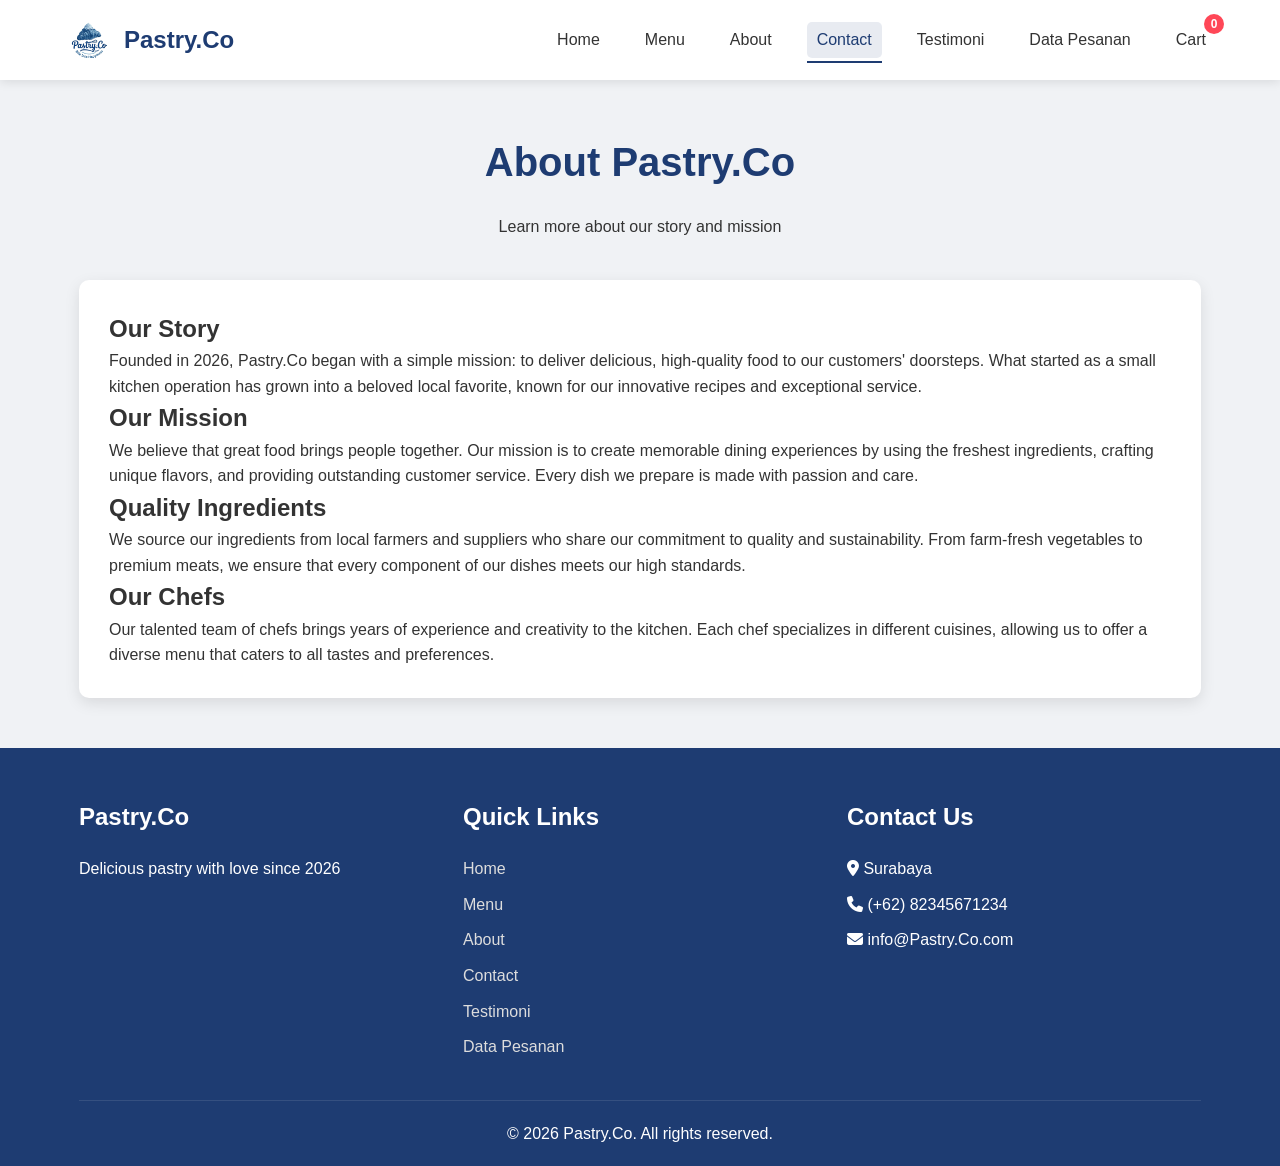
<file: about.html>
<!DOCTYPE html>
<html lang="en">
<head>
    <meta charset="UTF-8">
    <meta name="viewport" content="width=device-width, initial-scale=1.0">
    <title>About Us - Pastry.Co</title>
    <link rel="stylesheet" href="style.css">
    <link rel="stylesheet" href="https://cdnjs.cloudflare.com/ajax/libs/font-awesome/6.4.0/css/all.min.css">
</head>
<body>
    <!-- Header Section -->
    <header>
        <div class="container">
            <div class="logo">
                <img src="img/logo.jpeg" alt="Pastry.Co">
                <h1>Pastry.Co</h1>
            </div>
            <nav>
                <ul class="nav-links">
                    <li><a href="index.html">Home</a></li>
                    <li><a href="menu.html">Menu</a></li>
                    <li><a href="about.html">About</a></li>
                    <li><a href="contact.html" class="active">Contact</a></li>
                    <li><a href="testimoni.html">Testimoni</a></li>
                    <li><a href="order.html">Data Pesanan</a></li>
                    <li><a href="#" id="cartLink">Cart <span class="cart-count">0</span></a></li>
                </ul>
            </nav>
        </div>
    </header>

    <!-- About Section -->
    <section class="about-page">
        <div class="container">
            <div class="about-header">
                <h1>About Pastry.Co</h1>
                <p>Learn more about our story and mission</p>
            </div>
            
            <div class="about-content">
                <h2>Our Story</h2>
                <p>Founded in 2026, Pastry.Co began with a simple mission: to deliver delicious, high-quality food to our customers' doorsteps. What started as a small kitchen operation has grown into a beloved local favorite, known for our innovative recipes and exceptional service.</p>
                
                <h2>Our Mission</h2>
                <p>We believe that great food brings people together. Our mission is to create memorable dining experiences by using the freshest ingredients, crafting unique flavors, and providing outstanding customer service. Every dish we prepare is made with passion and care.</p>
                
                <h2>Quality Ingredients</h2>
                <p>We source our ingredients from local farmers and suppliers who share our commitment to quality and sustainability. From farm-fresh vegetables to premium meats, we ensure that every component of our dishes meets our high standards.</p>
                
                <h2>Our Chefs</h2>
                <p>Our talented team of chefs brings years of experience and creativity to the kitchen. Each chef specializes in different cuisines, allowing us to offer a diverse menu that caters to all tastes and preferences.</p>
            </div>
        </div>
    </section>

    <!-- Cart Modal -->
    <div class="cart-modal" id="cartModal">
        <div class="cart-content">
            <div class="cart-header">
                <h2>Your Cart</h2>
                <span class="close-btn" id="closeCart">&times;</span>
            </div>
            <div class="cart-body">
                <div id="cartItems">
                    <!-- Cart items will be loaded here -->
                    <p class="empty-cart-message">Your cart is empty</p>
                </div>
                <div class="cart-footer">
                    <div class="cart-total">
                        <h3>Total: $<span id="cartTotal">0.00</span></h3>
                    </div>
                    <button class="btn-primary checkout-btn" id="checkoutBtn">Checkout</button>
                </div>
            </div>
        </div>
    </div>

    <!-- Footer -->
    <footer>
        <div class="container">
            <div class="footer-content">
                <div class="footer-section">
                    <h3>Pastry.Co</h3>
                    <p>Delicious pastry with love since 2026</p>
                </div>
                <div class="footer-section">
                    <h3>Quick Links</h3>
                    <ul>
                    <li><a href="index.html">Home</a></li>
                        <li><a href="menu.html">Menu</a></li>
                        <li><a href="about.html">About</a></li>
                        <li><a href="contact.html">Contact</a></li>
                        <li><a href="testimoni.html">Testimoni</a></li>
                        <li><a href="order.html">Data Pesanan</a></li>
                    </ul>
                </div>
                <div class="footer-section">
                    <h3>Contact Us</h3>
                    <p><i class="fas fa-map-marker-alt"></i> Surabaya</p>
                    <p><i class="fas fa-phone"></i> (+62) 82345671234</p>
                    <p><i class="fas fa-envelope"></i> info@Pastry.Co.com</p>
                </div>
            </div>
            <div class="footer-bottom">
                <p>&copy; 2026 Pastry.Co. All rights reserved.</p>
            </div>
        </div>
    </footer>

    <script src="script.js"></script>
</body>
</html>
</file>
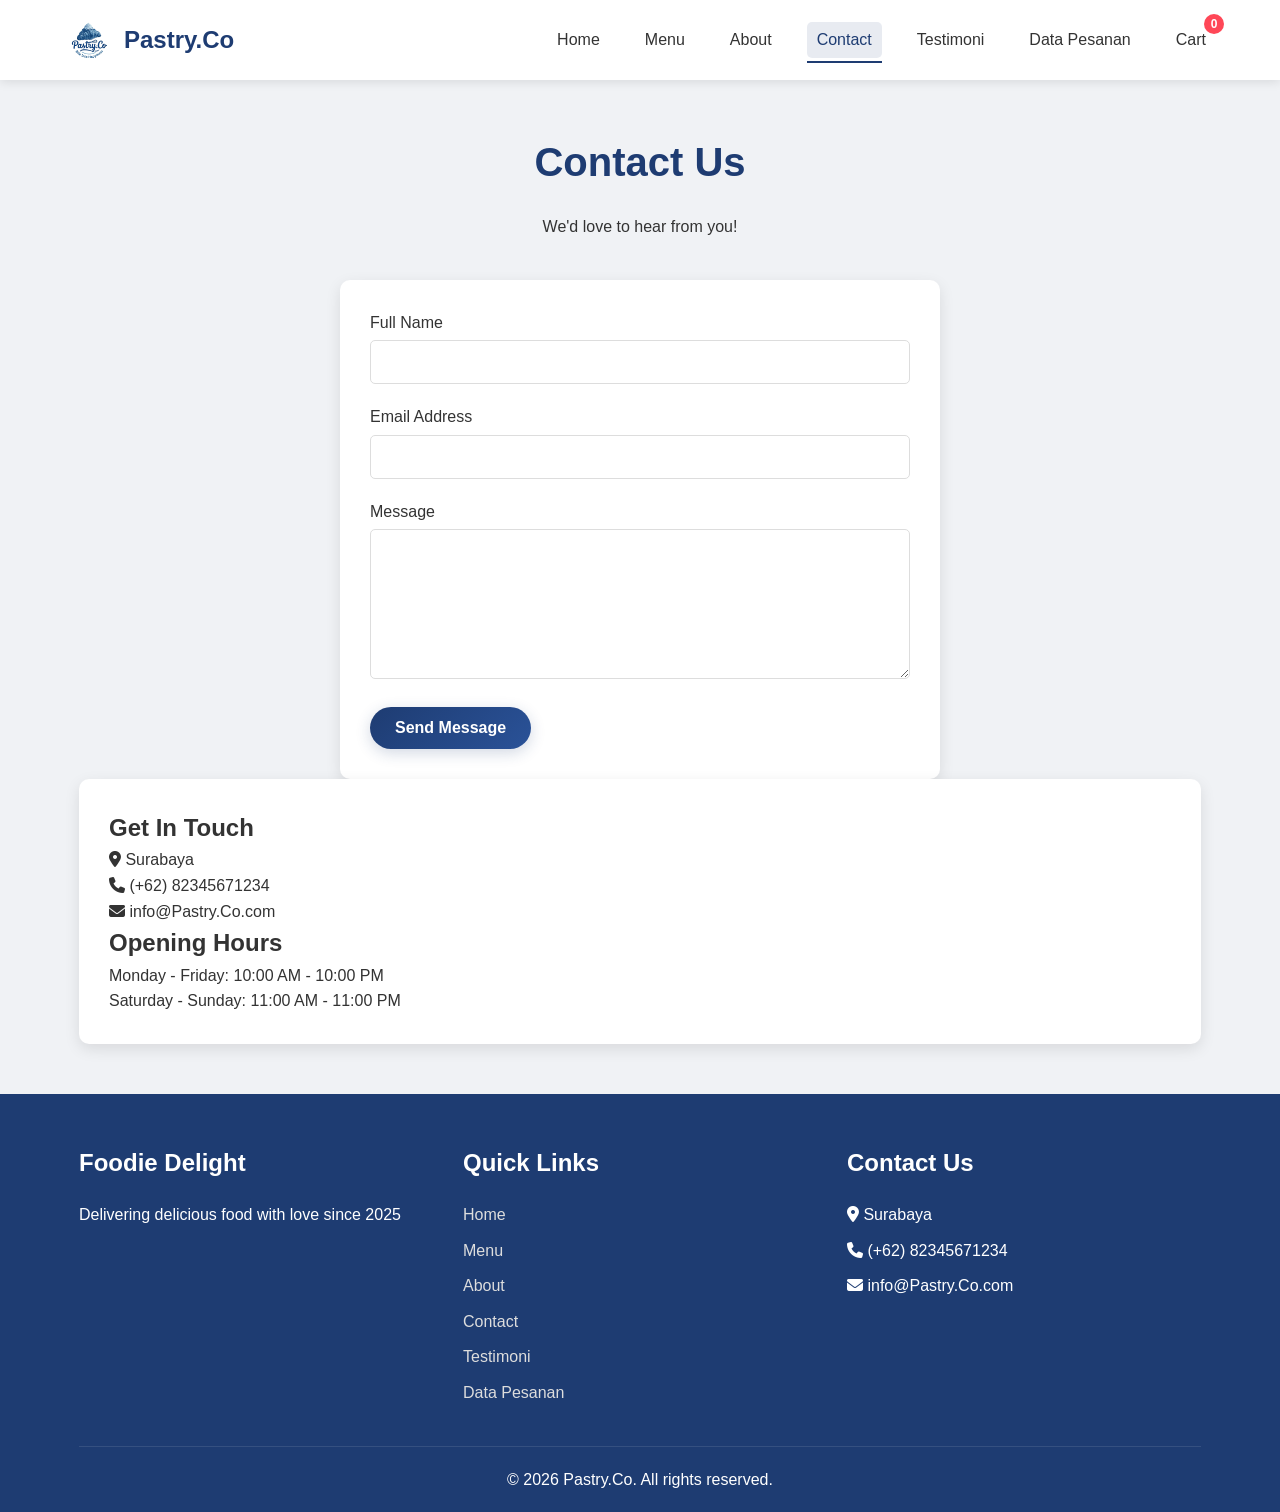
<file: contact.html>
<!DOCTYPE html>
<html lang="en">
<head>
    <meta charset="UTF-8">
    <meta name="viewport" content="width=device-width, initial-scale=1.0">
    <title>Contact Us - Pastry.Co</title>
    <link rel="stylesheet" href="style.css">
    <link rel="stylesheet" href="https://cdnjs.cloudflare.com/ajax/libs/font-awesome/6.4.0/css/all.min.css">
</head>
<body>
    <!-- Header Section -->
    <header>
        <div class="container">
            <div class="logo">
                <img src="img/logo.jpeg" alt="Foodie Delight Logo">
                <h1>Pastry.Co</h1>
            </div>
            <nav>
                <ul class="nav-links">
                    <li><a href="index.html">Home</a></li>
                    <li><a href="menu.html">Menu</a></li>
                    <li><a href="about.html">About</a></li>
                    <li><a href="contact.html" class="active">Contact</a></li>
                    <li><a href="testimoni.html">Testimoni</a></li>
                    <li><a href="order.html">Data Pesanan</a></li>
                    <li><a href="#" id="cartLink">Cart <span class="cart-count">0</span></a></li>
                </ul>
            </nav>
        </div>
    </header>

    <!-- Contact Section -->
    <section class="contact-page">
        <div class="container">
            <div class="contact-header">
                <h1>Contact Us</h1>
                <p>We'd love to hear from you!</p>
            </div>
            
            <div class="contact-form">
                <form id="contactForm">
                    <div class="form-group">
                        <label for="name">Full Name</label>
                        <input type="text" id="name" name="name" required>
                    </div>
                    
                    <div class="form-group">
                        <label for="email">Email Address</label>
                        <input type="email" id="email" name="email" required>
                    </div>
                    
                    <div class="form-group">
                        <label for="message">Message</label>
                        <textarea id="message" name="message" required></textarea>
                    </div>
                    
                    <button type="submit" class="btn-primary">Send Message</button>
                </form>
            </div>
            
            <div class="contact-info">
                <div class="about-content">
                    <h2>Get In Touch</h2>
                    <p><i class="fas fa-map-marker-alt"></i> Surabaya</p>
                    <p><i class="fas fa-phone"></i> (+62) 82345671234</p>
                    <p><i class="fas fa-envelope"></i> info@Pastry.Co.com</p>
                    
                    <h2>Opening Hours</h2>
                    <p>Monday - Friday: 10:00 AM - 10:00 PM</p>
                    <p>Saturday - Sunday: 11:00 AM - 11:00 PM</p>
                </div>
            </div>
        </div>
    </section>

    <!-- Cart Modal -->
    <div class="cart-modal" id="cartModal">
        <div class="cart-content">
            <div class="cart-header">
                <h2>Your Cart</h2>
                <span class="close-btn" id="closeCart">&times;</span>
            </div>
            <div class="cart-body">
                <div id="cartItems">
                    <!-- Cart items will be loaded here -->
                    <p class="empty-cart-message">Your cart is empty</p>
                </div>
                <div class="cart-footer">
                    <div class="cart-total">
                        <h3>Total: $<span id="cartTotal">0.00</span></h3>
                    </div>
                    <button class="btn-primary checkout-btn" id="checkoutBtn">Checkout</button>
                </div>
            </div>
        </div>
    </div>

    <!-- Footer -->
    <footer>
        <div class="container">
            <div class="footer-content">
                <div class="footer-section">
                    <h3>Foodie Delight</h3>
                    <p>Delivering delicious food with love since 2025</p>
                </div>
                <div class="footer-section">
                    <h3>Quick Links</h3>
                    <ul>
                        <li><a href="index.html">Home</a></li>
                        <li><a href="menu.html">Menu</a></li>
                        <li><a href="about.html">About</a></li>
                        <li><a href="contact.html">Contact</a></li>
                        <li><a href="testimoni.html">Testimoni</a></li>
                        <li><a href="order.html">Data Pesanan</a></li>
                    </ul>
                </div>
                <div class="footer-section">
                    <h3>Contact Us</h3>
                    <p><i class="fas fa-map-marker-alt"></i> Surabaya</p>
                    <p><i class="fas fa-phone"></i> (+62) 82345671234</p>
                    <p><i class="fas fa-envelope"></i> info@Pastry.Co.com</p>
                </div>
            </div>
            <div class="footer-bottom">
                <p>&copy; 2026 Pastry.Co. All rights reserved.</p>
            </div>
        </div>
    </footer>

    <script src="script.js"></script>
</body>
</html>
</file>
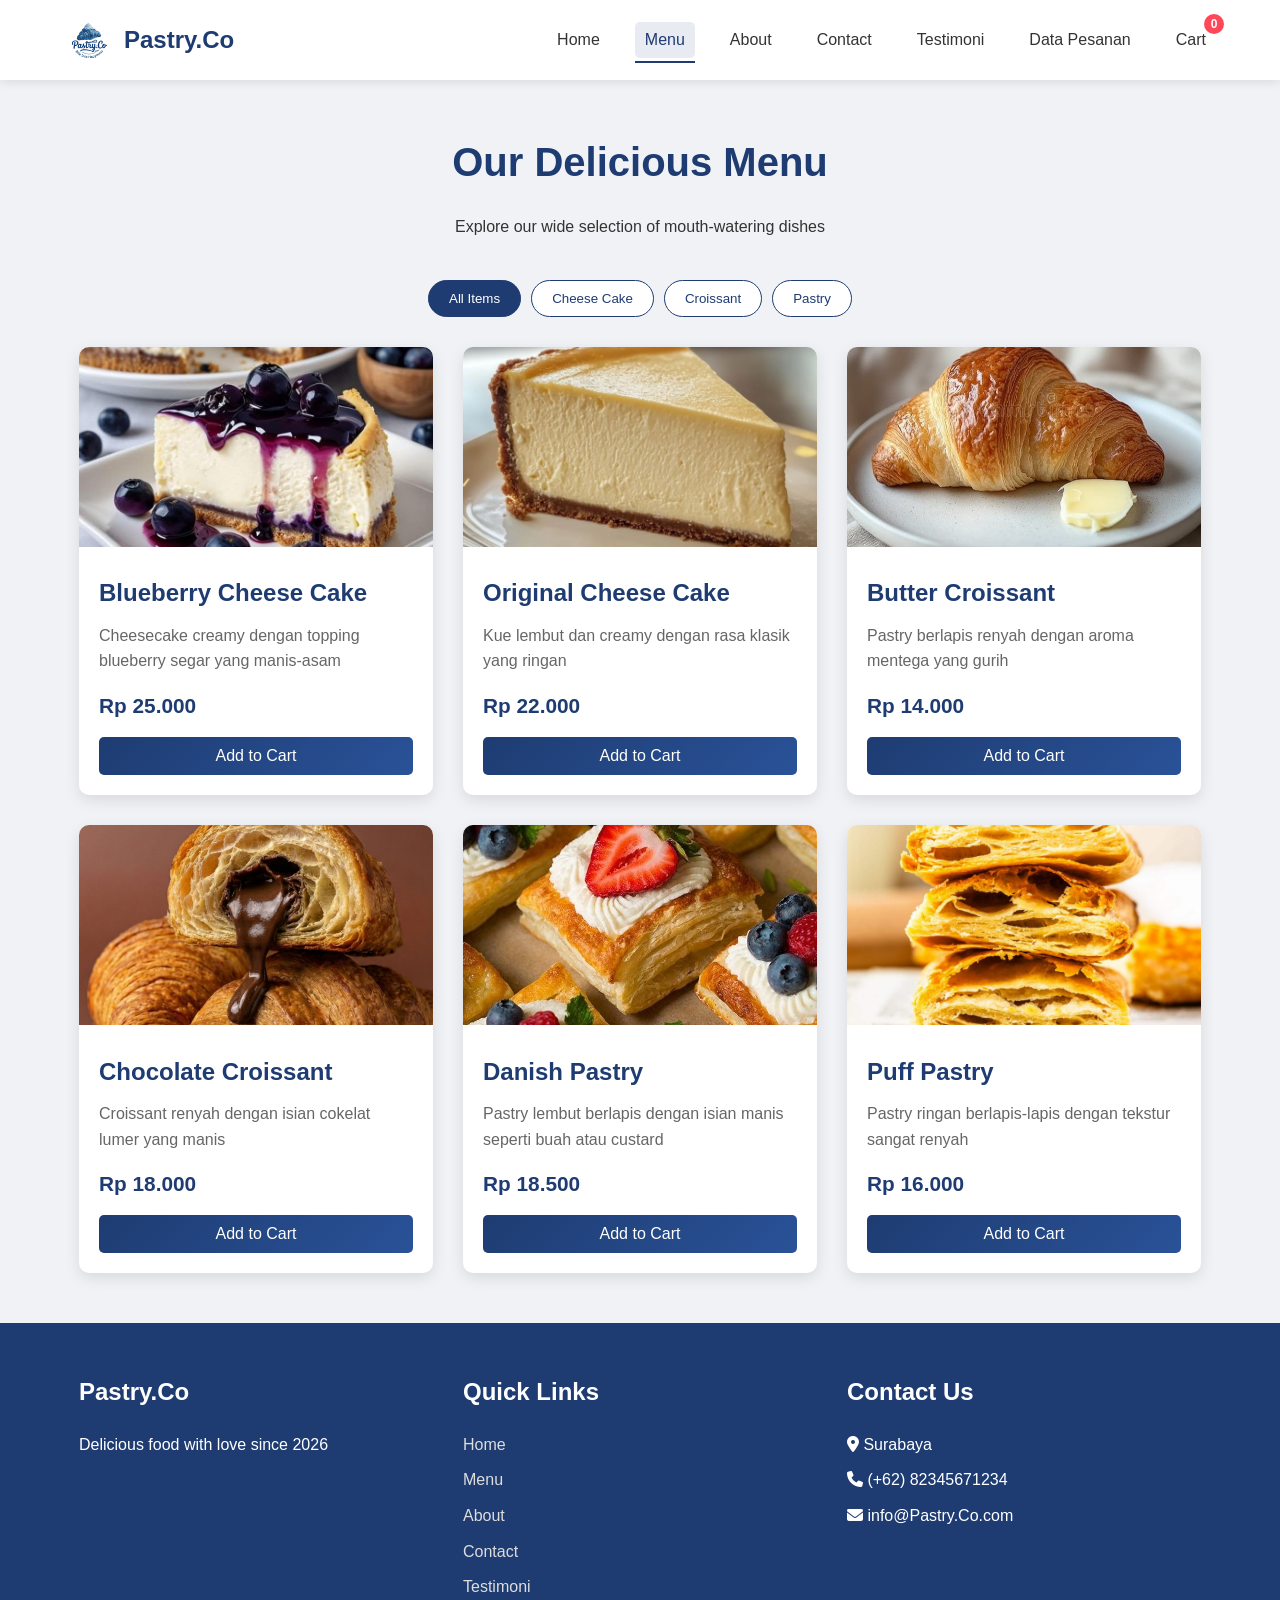
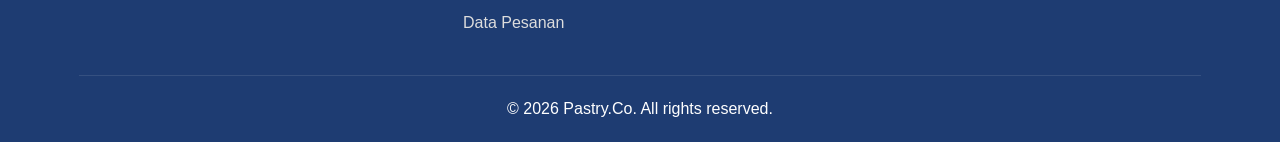
<file: menu.html>
<!DOCTYPE html>
<html lang="en">
<head>
    <meta charset="UTF-8">
    <meta name="viewport" content="width=device-width, initial-scale=1.0">
    <title>Our Menu - Pastry.Co</title>
    <link rel="stylesheet" href="style.css">
    <link rel="stylesheet" href="https://cdnjs.cloudflare.com/ajax/libs/font-awesome/6.4.0/css/all.min.css">
</head>
<body>
    <!-- Header Section -->
    <header>
        <div class="container">
            <div class="logo">
                <img src="img/logo.jpeg" alt="Foodie Delight Logo">
                <h1>Pastry.Co</h1>
            </div>
            <nav>
                <ul class="nav-links">
                    <li><a href="index.html">Home</a></li>
                    <li><a href="menu.html" class="active">Menu</a></li>
                    <li><a href="about.html">About</a></li>
                    <li><a href="contact.html">Contact</a></li>
                    <li><a href="testimoni.html">Testimoni</a></li>
                    <li><a href="order.html">Data Pesanan</a></li>
                    <li><a href="#" id="cartLink">Cart <span class="cart-count">0</span></a></li>
                </ul>
            </nav>
        </div>
    </header>

    <!-- Menu Section -->
    <section class="menu-page">
        <div class="container">
            <div class="menu-header">
                <h1>Our Delicious Menu</h1>
                <p>Explore our wide selection of mouth-watering dishes</p>
            </div>
            
            <div class="filter-buttons">
                <button class="filter-btn active" data-category="all">All Items</button>
                <button class="filter-btn" data-category="Cheese Cake">Cheese Cake</button>
                <button class="filter-btn" data-category="Croissant">Croissant</button>
                <button class="filter-btn" data-category="Pastry">Pastry</button>
            </div>
            
            <div class="food-grid" id="menuFoods">
                <!-- Menu items will be loaded here by JavaScript -->
            </div>
        </div>
    </section>

    <!-- Cart Modal -->
    <div class="cart-modal" id="cartModal">
        <div class="cart-content">
            <div class="cart-header">
                <h2>Your Cart</h2>
                <span class="close-btn" id="closeCart">&times;</span>
            </div>
            <div class="cart-body">
                <div id="cartItems">
                    <!-- Cart items will be loaded here -->
                    <p class="empty-cart-message">Your cart is empty</p>
                </div>
                <div class="cart-footer">
                    <div class="cart-total">
                        <h3>Total: Rp<span id="cartTotal">0.000</span></h3>
                    </div>
                    <button class="btn-primary checkout-btn" id="checkoutBtn">Checkout</button>
                </div>
            </div>
        </div>
    </div>

    <!-- Footer -->
    <footer>
        <div class="container">
            <div class="footer-content">
                <div class="footer-section">
                    <h3>Pastry.Co</h3>
                    <p>Delicious food with love since 2026</p>
                </div>
                <div class="footer-section">
                    <h3>Quick Links</h3>
                    <ul>
                        <li><a href="index.html">Home</a></li>
                        <li><a href="menu.html">Menu</a></li>
                        <li><a href="about.html">About</a></li>
                        <li><a href="contact.html">Contact</a></li>
                        <li><a href="testimoni.html">Testimoni</a></li>
                        <li><a href="order.html">Data Pesanan</a></li>
                    </ul>
                </div>
                <div class="footer-section">
                    <h3>Contact Us</h3>
                    <p><i class="fas fa-map-marker-alt"></i> Surabaya</p>
                    <p><i class="fas fa-phone"></i> (+62) 82345671234</p>
                    <p><i class="fas fa-envelope"></i> info@Pastry.Co.com</p>
                </div>
            </div>
            <div class="footer-bottom">
                <p>&copy; 2026 Pastry.Co. All rights reserved.</p>
            </div>
        </div>
    </footer>

    <script src="script.js"></script>
</body>
</html>
</file>
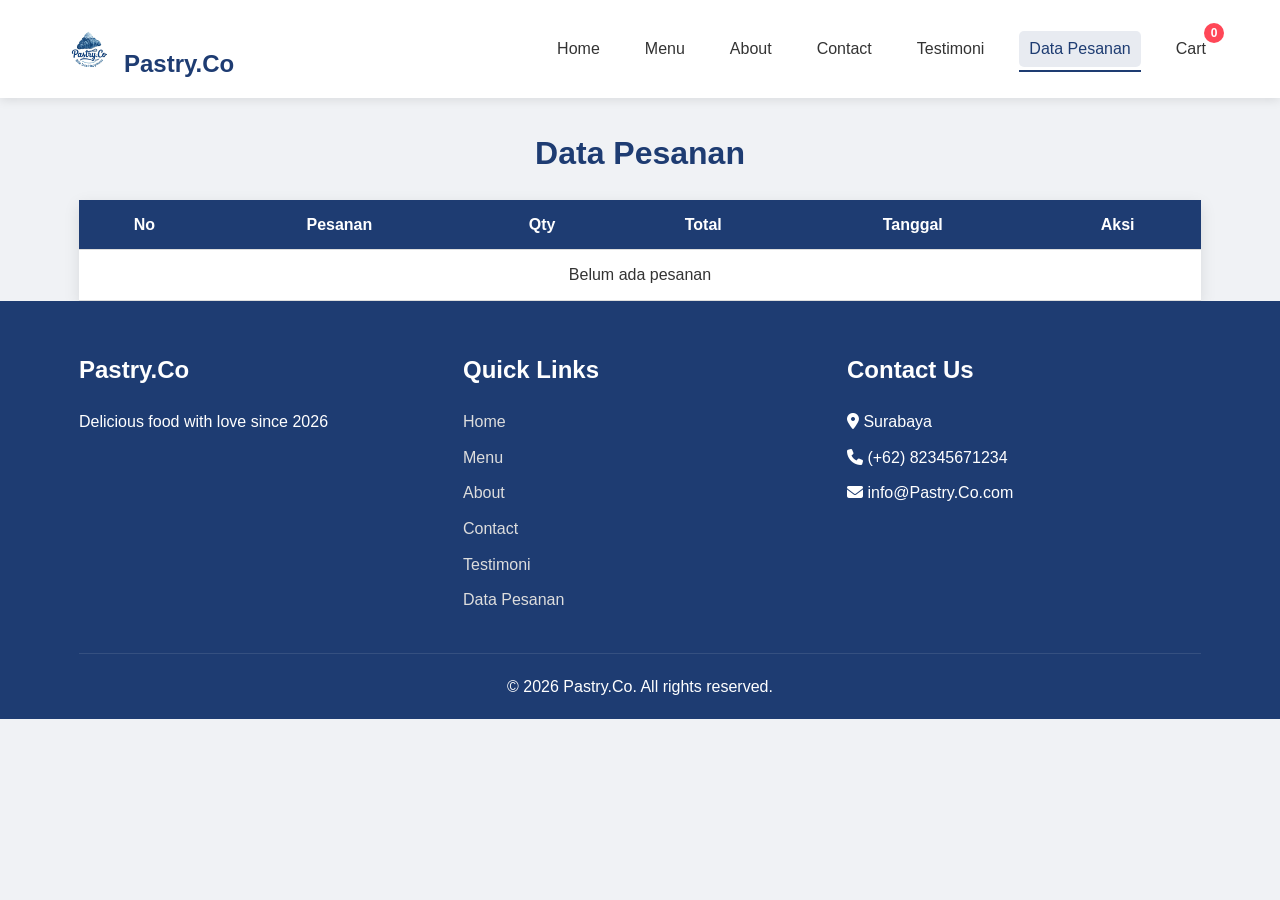
<file: order.html>
<!DOCTYPE html>
<html lang="en">
<head>
<meta charset="UTF-8">
<title>Data Pesanan - Pastry.Co</title>

<link rel="stylesheet" href="style.css">
<link rel="stylesheet" href="https://cdnjs.cloudflare.com/ajax/libs/font-awesome/6.4.0/css/all.min.css">

<style>
body {
    font-family: Arial, sans-serif;
}

/* CONTAINER */
.container {
    width: 90%;
    margin: auto;
}

/* TITLE */
h1 {
    text-align: center;
    color: #1e3c72;
    margin-top: 30px;
}

/* TABLE */
table {
    width: 100%;
    border-collapse: collapse;
    margin-top: 20px;
    background: white;
    box-shadow: 0 5px 15px rgba(0,0,0,0.1);
}

th, td {
    padding: 12px;
    border-bottom: 1px solid #ddd;
    text-align: center;
}

th {
    background: #1e3c72;
    color: white;
}

/* BUTTON */
button {
    padding: 6px 10px;
    border: none;
    background: #1e3c72;
    color: white;
    cursor: pointer;
    border-radius: 5px;
}

/* MODAL */
.modal {
    display: none;
    position: fixed;
    z-index: 999;
    left: 0;
    top: 0;
    width: 100%;
    height: 100%;
    background: rgba(0,0,0,0.5);
}

.modal-content {
    background: #fff;
    margin: 8% auto;
    padding: 20px;
    width: 420px;
    border-radius: 12px;
}

.close {
    float: right;
    font-size: 26px;
    cursor: pointer;
}

.receipt-line {
    display: flex;
    justify-content: space-between;
    font-family: monospace;
    margin-bottom: 5px;
}
</style>
</head>

<body>

<!-- HEADER -->
<header>
    <div class="container">
        <div class="logo">
            <img src="img/logo.jpeg" alt="Pastry.Co Logo">
            <h1>Pastry.Co</h1>
        </div>

        <nav>
            <ul class="nav-links">
                <li><a href="index.html">Home</a></li>
                <li><a href="menu.html">Menu</a></li>
                <li><a href="about.html">About</a></li>
                <li><a href="contact.html">Contact</a></li>
                <li><a href="testimoni.html">Testimoni</a></li>
                <li><a href="order.html" class="active">Data Pesanan</a></li>
                <li>
                    <a href="#" id="cartLink">
                        Cart <span class="cart-count">0</span>
                    </a>
                </li>
            </ul>
        </nav>
    </div>
</header>

<!-- ISI -->
<div class="container">

<h1>Data Pesanan</h1>

<table>
<thead>
<tr>
    <th>No</th>
    <th>Pesanan</th>
    <th>Qty</th>
    <th>Total</th>
    <th>Tanggal</th>
    <th>Aksi</th>
</tr>
</thead>

<tbody id="orderTable"></tbody>
</table>

</div>

<!-- POPUP STRUK -->
<div id="receiptModal" class="modal">
    <div class="modal-content">
        <span class="close" onclick="closeReceipt()">&times;</span>
        <h2>Struk Pesanan</h2>
        <div id="receiptBody"></div>
    </div>
</div>

<!-- FOOTER -->
<footer>
    <div class="container">
        <div class="footer-content">

            <div class="footer-section">
                <h3>Pastry.Co</h3>
                <p>Delicious food with love since 2026</p>
            </div>

            <div class="footer-section">
                <h3>Quick Links</h3>
                <ul>
                    <li><a href="index.html">Home</a></li>
                    <li><a href="menu.html">Menu</a></li>
                    <li><a href="about.html">About</a></li>
                    <li><a href="contact.html">Contact</a></li>
                    <li><a href="testimoni.html">Testimoni</a></li>
                    <li><a href="order.html">Data Pesanan</a></li>
                </ul>
            </div>

            <div class="footer-section">
                <h3>Contact Us</h3>
                <p><i class="fas fa-map-marker-alt"></i> Surabaya</p>
                <p><i class="fas fa-phone"></i> (+62) 82345671234</p>
                <p><i class="fas fa-envelope"></i> info@Pastry.Co.com</p>
            </div>

        </div>

        <div class="footer-bottom">
            <p>&copy; 2026 Pastry.Co. All rights reserved.</p>
        </div>
    </div>
</footer>

<script>
const orderTable = document.getElementById("orderTable");
const orders = JSON.parse(localStorage.getItem("orders")) || [];

let no = 1;

if (orders.length === 0) {
    orderTable.innerHTML = `<tr><td colspan="6">Belum ada pesanan</td></tr>`;
}

orders.forEach((order, index) => {

    let jumlah = 0;
    order.items.forEach(item => {
        jumlah += item.quantity;
    });

    orderTable.innerHTML += `
        <tr>
            <td>${no++}</td>
            <td>Pesanan #${no-1}</td>
            <td>${jumlah}</td>
            <td>Rp ${order.total.toLocaleString('id-ID')}</td>
            <td>${new Date(order.timestamp).toLocaleDateString('id-ID')}</td>
            <td><button onclick="showReceipt(${index})">Detail</button></td>
        </tr>
    `;
});

function showReceipt(index) {
    const order = orders[index];
    const receiptBody = document.getElementById("receiptBody");

    let html = `
        <p><b>Tanggal:</b> ${new Date(order.timestamp).toLocaleString('id-ID')}</p>
        <hr>
    `;

    order.items.forEach(item => {
        let subtotal = item.price * item.quantity;

        html += `
            <div class="receipt-line">
                <span>${item.name}</span>
                <span>${item.quantity}x</span>
                <span>Rp ${item.price.toLocaleString('id-ID')}</span>
                <span>Rp ${subtotal.toLocaleString('id-ID')}</span>
            </div>
        `;
    });

    html += `<hr><h3>Total: Rp ${order.total.toLocaleString('id-ID')}</h3>`;

    receiptBody.innerHTML = html;
    document.getElementById("receiptModal").style.display = "block";
}

function closeReceipt() {
    document.getElementById("receiptModal").style.display = "none";
}
</script>

</body>
</html>
</file>
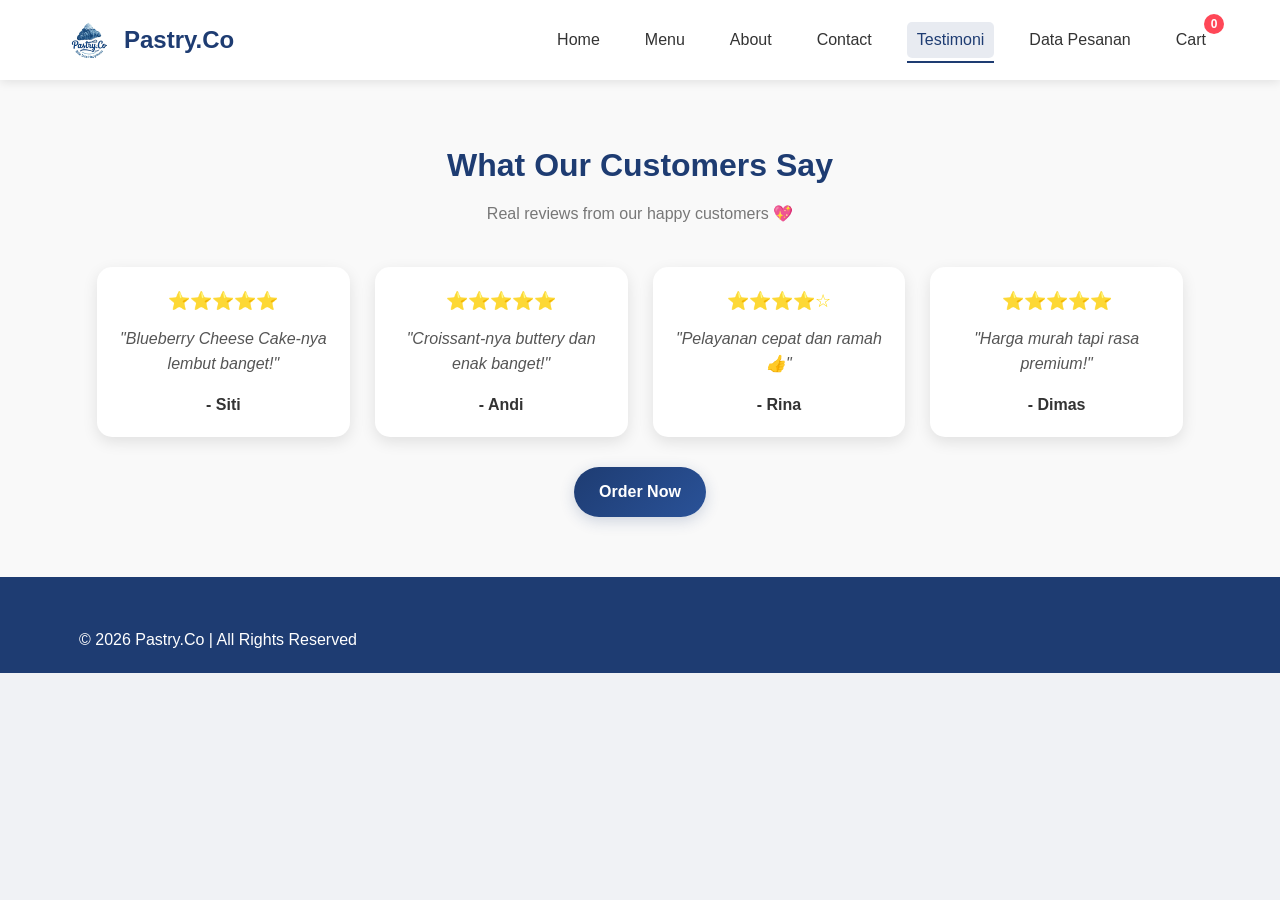
<file: testimoni.html>
<!DOCTYPE html>
<html lang="en">
<head>
    <meta charset="UTF-8">
    <meta name="viewport" content="width=device-width, initial-scale=1.0">
    <title>Testimoni - Pastry.Co</title>
    <link rel="stylesheet" href="style.css">
    <link rel="stylesheet" href="https://cdnjs.cloudflare.com/ajax/libs/font-awesome/6.4.0/css/all.min.css">
</head>
<body>

<!-- Header -->
<header>
    <div class="container">
        <div class="logo">
            <img src="img/logo.jpeg">
            <h1>Pastry.Co</h1>
        </div>
        <nav>
            <ul class="nav-links">
                <li><a href="index.html">Home</a></li>
                <li><a href="menu.html">Menu</a></li>
                <li><a href="about.html">About</a></li>
                <li><a href="contact.html">Contact</a></li>
                <li><a href="testimoni.html" class="active">Testimoni</a></li>
                <li><a href="order.html">Data Pesanan</a></li>
                <li><a href="#" id="cartLink">Cart <span class="cart-count">0</span></a></li>
            </ul>
        </nav>
    </div>
</header>

<!-- TESTIMONI -->
<section class="testimonials">
    <div class="container">
        <h1>What Our Customers Say</h1>
        <p class="subtitle">Real reviews from our happy customers 💖</p>

        <div class="testimonial-container">

            <div class="testimonial-card">
                <div class="stars">⭐⭐⭐⭐⭐</div>
                <p>"Blueberry Cheese Cake-nya lembut banget!"</p>
                <h4>- Siti</h4>
            </div>

            <div class="testimonial-card">
                <div class="stars">⭐⭐⭐⭐⭐</div>
                <p>"Croissant-nya buttery dan enak banget!"</p>
                <h4>- Andi</h4>
            </div>

            <div class="testimonial-card">
                <div class="stars">⭐⭐⭐⭐☆</div>
                <p>"Pelayanan cepat dan ramah 👍"</p>
                <h4>- Rina</h4>
            </div>

            <div class="testimonial-card">
                <div class="stars">⭐⭐⭐⭐⭐</div>
                <p>"Harga murah tapi rasa premium!"</p>
                <h4>- Dimas</h4>
            </div>

        </div>

        <!-- Tombol ke menu -->
        <div style="margin-top:30px;">
            <a href="menu.html" class="btn-primary">Order Now</a>
        </div>
    </div>
</section>

<!-- CART MODAL -->
<div class="cart-modal" id="cartModal">
    <div class="cart-content">
        <div class="cart-header">
            <h2>Your Cart</h2>
            <span class="close-btn" id="closeCart">&times;</span>
        </div>
        <div class="cart-body">
            <div id="cartItems">
                <p class="empty-cart-message">Your cart is empty</p>
            </div>
            <div class="cart-footer">
                <div class="cart-total">
                    <h3>Total: Rp<span id="cartTotal">0</span></h3>
                </div>
                <button class="btn-primary checkout-btn" id="checkoutBtn">Checkout</button>
            </div>
        </div>
    </div>
</div>

<!-- Footer -->
<footer>
    <div class="container">
        <p>&copy; 2026 Pastry.Co | All Rights Reserved</p>
    </div>
</footer>

<script src="script.js"></script>
</body>
</html>
</file>
<file: style.css>
/* Global Styles */
* {
    margin: 0;
    padding: 0;
    box-sizing: border-box;
}

body {
    font-family: 'Segoe UI', Tahoma, Geneva, Verdana, sans-serif;
    background-color: #f0f2f5;
    color: #333;
    line-height: 1.6;
}

.container {
    width: 90%;
    max-width: 1200px;
    margin: 0 auto;
    padding: 0 15px;
}

.btn-primary {
    display: inline-block;
    background: linear-gradient(135deg, #1e3c72, #2a5298);
    color: white;
    padding: 12px 25px;
    border: none;
    border-radius: 30px;
    cursor: pointer;
    font-size: 16px;
    font-weight: 600;
    text-decoration: none;
    transition: all 0.3s ease;
    box-shadow: 0 4px 15px rgba(30, 60, 114, 0.2);
}

.btn-primary:hover {
    background: linear-gradient(135deg, #2a5298, #1e3c72);
    transform: translateY(-2px);
    box-shadow: 0 6px 20px rgba(30, 60, 114, 0.3);
}

/* Header Styles */
header {
    background: white;
    box-shadow: 0 2px 10px rgba(0, 0, 0, 0.1);
    position: sticky;
    top: 0;
    z-index: 1000;
}

header .container {
    display: flex;
    justify-content: space-between;
    align-items: center;
    padding: 15px 0;
}

.logo {
    display: flex;
    align-items: center;
}

.logo img {
    height: 50px;
    margin-right: 10px;
}

.logo h1 {
    color: #1e3c72;
    font-size: 24px;
}

.nav-links {
    display: flex;
    list-style: none;
}

.nav-links li {
    margin-left: 25px;
}

.nav-links a {
    text-decoration: none;
    color: #333;
    font-weight: 500;
    transition: color 0.3s;
    position: relative;
    display: inline-block;
    padding: 5px 10px;
    border-radius: 5px;
}

.nav-links a:hover,
.nav-links a.active {
    color: #1e3c72;
    background-color: rgba(30, 60, 114, 0.1);
}

.nav-links a::after {
    content: '';
    position: absolute;
    bottom: -5px;
    left: 0;
    width: 0;
    height: 2px;
    background: #1e3c72;
    transition: width 0.3s;
}

.nav-links a:hover::after,
.nav-links a.active::after {
    width: 100%;
}

.cart-icon {
    position: relative;
    cursor: pointer;
    font-size: 24px;
    color: #1e3c72;
}

.cart-count {
    position: absolute;
    top: -8px;
    right: -8px;
    background: #ff4757;
    color: white;
    font-size: 12px;
    font-weight: bold;
    width: 20px;
    height: 20px;
    border-radius: 50%;
    display: flex;
    justify-content: center;
    align-items: center;
}

/* Hero Section */
.hero {
    background: linear-gradient(rgba(30, 60, 114, 0.7), rgba(30, 60, 114, 0.7)), url('img/food-bg.jpg');
    background-size: cover;
    background-position: center;
    color: white;
    padding: 100px 0;
    text-align: center;
}

.hero-content h1 {
    font-size: 3rem;
    margin-bottom: 20px;
}

.hero-content p {
    font-size: 1.2rem;
    margin-bottom: 30px;
    max-width: 700px;
    margin-left: auto;
    margin-right: auto;
}

/* Categories Section */
.categories {
    padding: 80px 0;
}

.categories h2 {
    text-align: center;
    font-size: 2.5rem;
    margin-bottom: 50px;
    color: #1e3c72;
}

.category-grid {
    display: grid;
    grid-template-columns: repeat(auto-fit, minmax(250px, 1fr));
    gap: 30px;
}

.category-card {
    background: white;
    border-radius: 10px;
    overflow: hidden;
    box-shadow: 0 5px 15px rgba(0, 0, 0, 0.1);
    transition: transform 0.3s ease;
    text-align: center;
}

.category-card:hover {
    transform: translateY(-10px);
}

.category-card img {
    width: 100%;
    height: 200px;
    object-fit: cover;
}

.category-card h3 {
    padding: 20px;
    font-size: 1.5rem;
    color: #1e3c72;
}

/* Featured Items Section */
.featured {
    padding: 80px 0;
    background-color: #f8f9fa;
}

.featured h2 {
    text-align: center;
    font-size: 2.5rem;
    margin-bottom: 50px;
    color: #1e3c72;
}

.food-grid {
    display: grid;
    grid-template-columns: repeat(auto-fit, minmax(300px, 1fr));
    gap: 30px;
}

.food-card {
    background: white;
    border-radius: 10px;
    overflow: hidden;
    box-shadow: 0 5px 15px rgba(0, 0, 0, 0.1);
    transition: transform 0.3s ease;
}

.food-card:hover {
    transform: translateY(-5px);
}

.food-card img {
    width: 100%;
    height: 200px;
    object-fit: cover;
}

.food-info {
    padding: 20px;
}

.food-info h3 {
    font-size: 1.5rem;
    margin-bottom: 10px;
    color: #1e3c72;
}

.food-info p {
    color: #666;
    margin-bottom: 15px;
}

.price {
    font-size: 1.3rem;
    font-weight: bold;
    color: #1e3c72;
    margin-bottom: 15px;
    display: block;
}

.add-to-cart {
    width: 100%;
    padding: 10px;
    background: linear-gradient(135deg, #1e3c72, #2a5298);
    color: white;
    border: none;
    border-radius: 5px;
    cursor: pointer;
    font-size: 16px;
    transition: background 0.3s;
}

.add-to-cart:hover {
    background: linear-gradient(135deg, #2a5298, #1e3c72);
}

/* Cart Modal */
.cart-modal {
    display: none;
    position: fixed;
    top: 0;
    left: 0;
    width: 100%;
    height: 100%;
    background: rgba(0, 0, 0, 0.5);
    z-index: 2000;
    justify-content: center;
    align-items: center;
}

.cart-content {
    background: white;
    width: 90%;
    max-width: 600px;
    border-radius: 10px;
    overflow: hidden;
    max-height: 80vh;
    display: flex;
    flex-direction: column;
}

.cart-header {
    background: #1e3c72;
    color: white;
    padding: 20px;
    display: flex;
    justify-content: space-between;
    align-items: center;
}

.close-btn {
    font-size: 30px;
    cursor: pointer;
}

.cart-body {
    padding: 20px;
    overflow-y: auto;
    flex-grow: 1;
}

.cart-item {
    display: flex;
    justify-content: space-between;
    align-items: center;
    padding: 15px 0;
    border-bottom: 1px solid #eee;
}

.item-info {
    flex-grow: 1;
}

.item-info h4 {
    margin-bottom: 5px;
}

.item-price {
    color: #1e3c72;
    font-weight: bold;
}

.item-quantity {
    display: flex;
    align-items: center;
    margin: 0 20px;
}

.quantity-btn {
    width: 30px;
    height: 30px;
    background: #1e3c72;
    color: white;
    border: none;
    border-radius: 50%;
    cursor: pointer;
    font-size: 16px;
}

.quantity {
    margin: 0 10px;
}

.remove-item {
    background: #ff4757;
    color: white;
    border: none;
    width: 30px;
    height: 30px;
    border-radius: 50%;
    cursor: pointer;
}

.cart-footer {
    padding: 20px;
    border-top: 1px solid #eee;
}

.cart-total {
    text-align: right;
    margin-bottom: 20px;
}

.checkout-btn {
    width: 100%;
    padding: 15px;
    font-size: 18px;
}

.empty-cart-message {
    text-align: center;
    color: #666;
    font-style: italic;
    padding: 30px 0;
}

/* Bill Preview Modal */
#billPreview {
    white-space: pre-wrap;
    font-family: 'Courier New', monospace;
    background: #f8f9fa;
    padding: 20px;
    border-radius: 5px;
    margin-bottom: 20px;
    max-height: 400px;
    overflow-y: auto;
    font-size: 14px;
    line-height: 1.5;
}

/* Footer */
footer {
    background: #1e3c72;
    color: white;
    padding: 50px 0 20px;
}

.footer-content {
    display: grid;
    grid-template-columns: repeat(auto-fit, minmax(250px, 1fr));
    gap: 30px;
    margin-bottom: 30px;
}

.footer-section h3 {
    margin-bottom: 20px;
    font-size: 1.5rem;
}

.footer-section ul {
    list-style: none;
}

.footer-section ul li {
    margin-bottom: 10px;
}

.footer-section ul li a {
    color: #ddd;
    text-decoration: none;
    transition: color 0.3s;
}

.footer-section ul li a:hover {
    color: white;
}

.footer-section p {
    margin-bottom: 10px;
}

.footer-bottom {
    text-align: center;
    padding-top: 20px;
    border-top: 1px solid rgba(255, 255, 255, 0.1);
}

/* Responsive Design */
@media (max-width: 768px) {
    .nav-links {
        display: none;
    }
    
    .hero-content h1 {
        font-size: 2rem;
    }
    
    .hero-content p {
        font-size: 1rem;
    }
    
    .categories h2,
    .featured h2 {
        font-size: 2rem;
    }
}

/* Menu Page Specific Styles */
.menu-page {
    padding: 50px 0;
}

.menu-header {
    text-align: center;
    margin-bottom: 40px;
}

.menu-header h1 {
    font-size: 2.5rem;
    color: #1e3c72;
    margin-bottom: 20px;
}

.filter-buttons {
    display: flex;
    justify-content: center;
    flex-wrap: wrap;
    gap: 10px;
    margin-bottom: 30px;
}

.filter-btn {
    padding: 10px 20px;
    background: white;
    border: 1px solid #1e3c72;
    color: #1e3c72;
    border-radius: 30px;
    cursor: pointer;
    transition: all 0.3s;
}

.filter-btn.active,
.filter-btn:hover {
    background: #1e3c72;
    color: white;
}

/* About Page Styles */
.about-page {
    padding: 50px 0;
}

.about-header {
    text-align: center;
    margin-bottom: 40px;
}

.about-header h1 {
    font-size: 2.5rem;
    color: #1e3c72;
    margin-bottom: 20px;
}

.about-content {
    background: white;
    padding: 30px;
    border-radius: 10px;
    box-shadow: 0 5px 15px rgba(0, 0, 0, 0.1);
}

/* Contact Page Styles */
.contact-page {
    padding: 50px 0;
}

.contact-header {
    text-align: center;
    margin-bottom: 40px;
}

.contact-header h1 {
    font-size: 2.5rem;
    color: #1e3c72;
    margin-bottom: 20px;
}

.contact-form {
    background: white;
    padding: 30px;
    border-radius: 10px;
    box-shadow: 0 5px 15px rgba(0, 0, 0, 0.1);
    max-width: 600px;
    margin: 0 auto;
}

.form-group {
    margin-bottom: 20px;
}

.form-group label {
    display: block;
    margin-bottom: 5px;
    font-weight: 500;
}

.form-group input,
.form-group textarea {
    width: 100%;
    padding: 12px;
    border: 1px solid #ddd;
    border-radius: 5px;
    font-size: 16px;
}

.form-group textarea {
    height: 150px;
    resize: vertical;
}
/* ================= TESTIMONIALS ================= */

.testimonials {
    padding: 60px 20px;
    background: #f9f9f9;
    text-align: center;
}

.testimonials h1 {
    margin-bottom: 10px;
    font-size: 32px;
    color: #1e3c72;
}

.subtitle {
    color: #777;
    margin-bottom: 40px;
}

.testimonial-container {
    display: grid;
    grid-template-columns: repeat(auto-fit, minmax(250px, 1fr));
    gap: 25px;
}

.testimonial-card {
    background: white;
    padding: 20px;
    border-radius: 15px;
    box-shadow: 0 5px 15px rgba(0,0,0,0.1);
    transition: all 0.3s ease;
}

.testimonial-card:hover {
    transform: translateY(-5px);
}

.stars {
    color: gold;
    margin-bottom: 10px;
    font-size: 18px;
}

.testimonial-card p {
    font-style: italic;
    margin-bottom: 15px;
    color: #555;
}

.testimonial-card h4 {
    color: #333;
    font-weight: 600;
}
</file>
